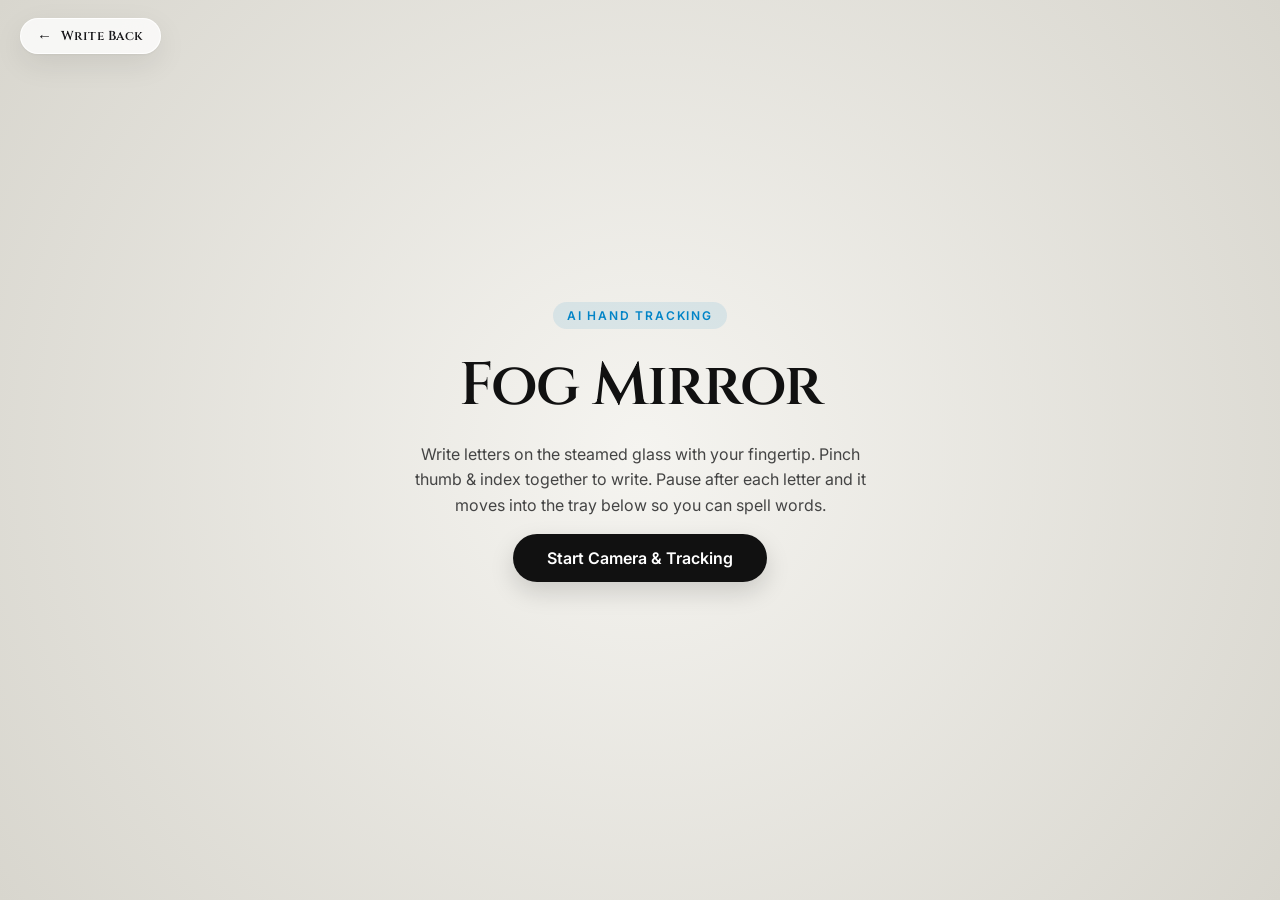
<file: fog-mirror.html>
<!DOCTYPE html>
<html lang="en">
<head>
<meta charset="utf-8">
<meta name="viewport" content="width=device-width, initial-scale=1, viewport-fit=cover">
<title>Fog Mirror — AI Hand Tracking</title>
<link rel="preconnect" href="https://fonts.googleapis.com">
<link rel="preconnect" href="https://fonts.gstatic.com" crossorigin>
<link href="https://fonts.googleapis.com/css2?family=Cinzel:wght@500;700&family=Inter:wght@300;400;500;600;700&display=swap" rel="stylesheet">
<style>
  :root {
    --bg-tint: #cfcdc8;
    --glass-bg: rgba(255, 255, 255, 0.65);
    --glass-border: rgba(255, 255, 255, 0.75);
    --text-primary: #18181b;
    --text-secondary: #52525b;
    --accent: #0284c7;
    --accent-glow: rgba(2, 132, 199, 0.35);
    --ink-color: #111113;
  }
  * { box-sizing: border-box; }
  html, body {
    margin: 0;
    width: 100vw;
    height: 100vh;
    height: 100dvh;
    background: var(--bg-tint);
    overflow: hidden;
    font-family: 'Inter', system-ui, -apple-system, sans-serif;
    color: var(--text-primary);
    user-select: none;
    -webkit-user-select: none;
  }

  video, canvas#ink, canvas#handSkel, #fog {
    position: fixed;
    left: 0;
    top: 0;
    width: 100vw;
    height: 100vh;
    height: 100dvh;
  }
  video {
    transform: scaleX(-1);
    object-fit: cover;
  }
  #fog {
    pointer-events: none;
    transition: backdrop-filter 0.15s ease-out, background 0.15s ease-out;
  }
  canvas#handSkel {
    pointer-events: none;
    z-index: 2;
  }
  canvas#ink {
    z-index: 3;
    pointer-events: none;
  }

  /* Stylus / Pen Cursor */
  #pen {
    position: fixed;
    width: 22px;
    height: 22px;
    margin: -11px 0 0 -11px;
    border-radius: 50%;
    pointer-events: none;
    opacity: 0;
    z-index: 10;
    transition: opacity 0.2s ease, transform 0.12s cubic-bezier(0.1, 0.9, 0.2, 1);
    display: flex;
    align-items: center;
    justify-content: center;
  }
  #pen .ring {
    position: absolute;
    inset: 0;
    border-radius: 50%;
    border: 2px solid rgba(0, 0, 0, 0.7);
    background: rgba(255, 255, 255, 0.4);
    box-shadow: 0 0 10px rgba(0,0,0,0.15);
    transition: transform 0.1s ease, border-color 0.15s ease, background 0.15s ease;
  }
  #pen .dot {
    width: 6px;
    height: 6px;
    border-radius: 50%;
    background: #000;
    transition: transform 0.15s ease, background 0.15s ease;
  }
  #pen.down .ring {
    transform: scale(0.85);
    border-color: #0284c7;
    background: rgba(2, 132, 199, 0.25);
    box-shadow: 0 0 14px rgba(2, 132, 199, 0.6);
  }
  #pen.down .dot {
    transform: scale(1.6);
    background: #0284c7;
  }
  #pen .timer-ring {
    position: absolute;
    inset: -6px;
    border-radius: 50%;
    border: 2px dashed rgba(2, 132, 199, 0.5);
    opacity: 0;
    transform: scale(0.9);
    transition: opacity 0.2s;
  }
  #pen.waiting .timer-ring {
    opacity: 1;
    animation: spin 3s linear infinite;
  }
  @keyframes spin { 100% { transform: rotate(360deg); } }

  /* Hint message at top */
  #hint {
    position: fixed;
    top: 18px;
    left: 50%;
    transform: translateX(-50%);
    background: rgba(255, 255, 255, 0.72);
    backdrop-filter: blur(16px);
    -webkit-backdrop-filter: blur(16px);
    border: 1px solid rgba(255, 255, 255, 0.85);
    box-shadow: 0 10px 30px rgba(0,0,0,0.08);
    color: var(--text-primary);
    font-size: 14px;
    font-weight: 500;
    padding: 7px 18px;
    border-radius: 30px;
    pointer-events: none;
    z-index: 10;
    display: flex;
    align-items: center;
    gap: 8px;
    transition: opacity 0.5s ease, transform 0.3s ease;
  }
  #hint .badge {
    display: inline-block;
    width: 8px;
    height: 8px;
    border-radius: 50%;
    background: #10b981;
    box-shadow: 0 0 8px #10b981;
  }

  /* Top-left Return to Write Back Button */
  .back-to-writeback-btn {
    position: fixed;
    top: 18px;
    left: 20px;
    z-index: 100;
    display: inline-flex;
    align-items: center;
    gap: 8px;
    padding: 8px 16px;
    background: rgba(255, 255, 255, 0.78);
    backdrop-filter: blur(16px);
    -webkit-backdrop-filter: blur(16px);
    border: 1px solid rgba(255, 255, 255, 0.9);
    border-radius: 30px;
    box-shadow: 0 10px 30px rgba(0, 0, 0, 0.08), 0 1px 3px rgba(0, 0, 0, 0.05);
    color: var(--text-primary);
    text-decoration: none;
    font-family: 'Cinzel', Georgia, serif;
    font-size: 13px;
    font-weight: 600;
    letter-spacing: 0.04em;
    cursor: pointer;
    transition: all 0.22s cubic-bezier(0.16, 1, 0.3, 1);
    user-select: none;
    -webkit-user-select: none;
  }
  .back-to-writeback-btn .back-arrow-icon {
    font-size: 15px;
    line-height: 1;
    transition: transform 0.2s ease;
  }
  .back-to-writeback-btn:hover {
    background: rgba(255, 255, 255, 0.96);
    color: var(--accent);
    border-color: rgba(2, 132, 199, 0.4);
    box-shadow: 0 12px 32px rgba(2, 132, 199, 0.18), 0 2px 6px rgba(0, 0, 0, 0.08);
    transform: translateY(-1px);
  }
  .back-to-writeback-btn:hover .back-arrow-icon {
    transform: translateX(-3px);
  }
  .back-to-writeback-btn:active {
    transform: translateY(0);
    box-shadow: 0 4px 12px rgba(0, 0, 0, 0.1);
  }

  body.fade-to-writeback {
    opacity: 0;
    pointer-events: none;
    transition: opacity 0.22s cubic-bezier(0.4, 0, 0.2, 1);
  }

  /* Real-time handwriting progress badge */
  #liveStatus {
    position: fixed;
    top: 58px;
    left: 50%;
    transform: translateX(-50%);
    background: rgba(24, 24, 27, 0.78);
    backdrop-filter: blur(14px);
    color: #fff;
    padding: 4px 14px;
    border-radius: 20px;
    font-size: 13px;
    font-weight: 500;
    display: flex;
    align-items: center;
    gap: 8px;
    opacity: 0;
    pointer-events: none;
    transition: opacity 0.25s ease;
    z-index: 10;
  }
  #liveStatus.visible { opacity: 1; }
  #liveStatus .bar-wrap {
    width: 60px;
    height: 4px;
    background: rgba(255, 255, 255, 0.25);
    border-radius: 2px;
    overflow: hidden;
  }
  #liveStatus .bar-fill {
    height: 100%;
    width: 0%;
    background: #38bdf8;
    transition: width 0.05s linear;
  }

  /* Vertical Controls Dock on Right Side */
  #dock {
    position: fixed;
    right: 20px;
    top: 50%;
    transform: translateY(-50%);
    display: flex;
    flex-direction: column;
    gap: 6px;
    width: 172px;
    max-height: calc(100vh - 36px);
    overflow-y: auto;
    overflow-x: hidden;
    scrollbar-width: none;
    background: rgba(255, 255, 255, 0.68);
    backdrop-filter: blur(24px);
    -webkit-backdrop-filter: blur(24px);
    padding: 12px 10px;
    border-radius: 20px;
    border: 1px solid rgba(255, 255, 255, 0.8);
    box-shadow: 0 16px 40px rgba(0, 0, 0, 0.12);
    transition: opacity 0.35s cubic-bezier(0.16, 1, 0.3, 1), transform 0.35s cubic-bezier(0.16, 1, 0.3, 1);
    z-index: 20;
  }
  #dock::-webkit-scrollbar { display: none; }
  #dock.hide {
    opacity: 0;
    transform: translateY(-50%) translateX(calc(100% + 30px));
    pointer-events: none;
  }
  .dock-section-title {
    font-size: 10px;
    font-weight: 700;
    text-transform: uppercase;
    letter-spacing: 0.08em;
    color: var(--text-secondary);
    padding: 2px 6px;
  }
  .dock-divider {
    height: 1px;
    background: rgba(0, 0, 0, 0.08);
    margin: 4px 2px;
  }
  #dock button {
    font-family: inherit;
    font-size: 13px;
    font-weight: 500;
    padding: 8px 12px;
    width: 100%;
    background: rgba(255, 255, 255, 0.85);
    color: var(--text-primary);
    border: 1px solid rgba(0, 0, 0, 0.06);
    border-radius: 12px;
    cursor: pointer;
    display: flex;
    align-items: center;
    gap: 8px;
    justify-content: flex-start;
    transition: all 0.15s ease;
  }
  #dock button:hover {
    background: #111;
    color: #fff;
    border-color: #111;
    transform: translateX(-2px);
  }
  #dock button.primary {
    background: #0284c7;
    color: #fff;
    border-color: #0284c7;
  }
  #dock button.primary:hover {
    background: #0369a1;
  }
  #dock button.on {
    background: #18181b;
    color: #fff;
    border-color: #18181b;
  }
  #dock label {
    font-size: 12px;
    font-weight: 500;
    display: flex;
    flex-direction: column;
    gap: 4px;
    padding: 4px 6px;
    color: var(--text-secondary);
  }
  .slider-header {
    display: flex;
    justify-content: space-between;
    align-items: center;
    font-size: 11px;
    font-weight: 600;
  }
  #dock input[type="range"] {
    width: 100%;
    accent-color: #0284c7;
    cursor: pointer;
  }

  /* Bottom Container: Handwritten Strokes Tray */
  #bottom {
    position: fixed;
    left: 24px;
    bottom: 18px;
    max-width: calc(100vw - 220px);
    width: min(940px, 90vw);
    display: flex;
    z-index: 12;
  }
  #tray {
    flex: 1 1 100%;
    min-width: 0;
    display: flex;
    align-items: flex-end;
    gap: 12px;
    padding: 14px 22px;
    overflow-x: auto;
    background: rgba(255, 255, 255, 0.62);
    backdrop-filter: blur(18px);
    -webkit-backdrop-filter: blur(18px);
    border-radius: 18px;
    border: 1px solid rgba(255, 255, 255, 0.75);
    box-shadow: 0 10px 32px rgba(0, 0, 0, 0.08);
    min-height: 112px;
  }
  #tray:empty::before {
    content: "Letters you write on the mirror are saved here";
    color: #666;
    font-size: 15px;
    margin: auto;
    font-style: italic;
  }
  #tray img {
    display: block;
    height: 100%;
    border-radius: 6px;
    transition: transform 0.15s ease;
  }
  #tray img:hover {
    transform: scale(1.05);
  }
  #tray .sp {
    flex: 0 0 auto;
    width: 26px;
    height: 60px;
    border-left: 2px dashed rgba(0,0,0,0.18);
    margin: 0 4px;
  }

  /* Start overlay screen */
  #start {
    position: fixed;
    inset: 0;
    display: flex;
    flex-direction: column;
    gap: 16px;
    align-items: center;
    justify-content: center;
    background: radial-gradient(circle at center, #f5f4f0 0%, #d8d6ce 100%);
    color: #111;
    text-align: center;
    padding: 30px;
    z-index: 50;
  }
  #start .badge-intro {
    font-size: 12px;
    font-weight: 600;
    text-transform: uppercase;
    letter-spacing: 0.15em;
    padding: 6px 14px;
    background: rgba(2, 132, 199, 0.1);
    color: #0284c7;
    border-radius: 20px;
  }
  #start h1 {
    font-size: clamp(36px, 6vw, 60px);
    margin: 0;
    font-weight: 600;
    letter-spacing: -0.03em;
    font-family: 'Cinzel', Georgia, serif;
  }
  #start p {
    margin: 0;
    max-width: 48ch;
    line-height: 1.6;
    font-size: 16px;
    color: #444;
  }
  #go {
    font-family: inherit;
    font-size: 16px;
    font-weight: 600;
    padding: 14px 34px;
    background: #111;
    color: #fff;
    border: 0;
    border-radius: 30px;
    cursor: pointer;
    box-shadow: 0 10px 25px rgba(0,0,0,0.15);
    transition: transform 0.15s ease, background 0.15s ease;
  }
  #go:hover {
    background: #0284c7;
    transform: translateY(-2px);
  }
  #err {
    color: #dc2626;
    font-size: 14px;
    max-width: 50ch;
  }

  /* Mode Badge */
  #modePill {
    position: fixed;
    top: 18px;
    left: 20px;
    background: rgba(255, 255, 255, 0.7);
    backdrop-filter: blur(14px);
    border: 1px solid rgba(255, 255, 255, 0.8);
    padding: 6px 12px;
    border-radius: 20px;
    font-size: 12px;
    font-weight: 600;
    color: #27272a;
    z-index: 10;
    display: flex;
    align-items: center;
    gap: 6px;
  }
  #modePill .dot-mode {
    width: 8px;
    height: 8px;
    border-radius: 50%;
    background: #9ca3af;
    transition: background 0.2s;
  }
  #modePill.writing .dot-mode {
    background: #0284c7;
    box-shadow: 0 0 8px #0284c7;
  }
</style>
</head>
<body>

<!-- Top-Left Back Navigation to Write Back Section -->
<a href="living-script.htm?view=writeback#writeback" class="back-to-writeback-btn" id="backToWriteBackBtn" aria-label="Return to Write Back section" title="Return to Write Back">
  <span class="back-arrow-icon" aria-hidden="true">&#8592;</span>
  <span>Write Back</span>
</a>

<video id="cam" playsinline muted></video>
<div id="fog"></div>
<canvas id="handSkel"></canvas>
<canvas id="ink"></canvas>

<!-- Visual Cursor -->
<div id="pen">
  <div class="timer-ring"></div>
  <div class="ring"></div>
  <div class="dot"></div>
</div>

<div id="modePill">
  <span class="dot-mode"></span>
  <span id="modeText">Tracking Ready</span>
</div>

<div id="hint">
  <span class="badge"></span>
  <span>Pinch thumb & index finger together to write. Pause and it moves to the tray below.</span>
</div>

<div id="liveStatus">
  <span>Letter saving in</span>
  <div class="bar-wrap"><div class="bar-fill" id="pauseBar"></div></div>
  <span id="finishNowBtn" style="text-decoration:underline;cursor:pointer;">Save now</span>
</div>

<!-- Controls Dock (Vertical on Right Side) -->
<div id="dock">
  <div class="dock-section-title">Actions</div>
  <button id="undo" title="Remove the last stroke">⤺ Undo stroke</button>
  <button id="space" title="Add a space">␣ Space</button>
  <button id="back" title="Delete the last letter">⌫ Delete letter</button>
  <button id="clearWord" title="Clear all letters">✕ Clear word</button>
  <button id="saveWord" class="primary" title="Export handwritten word as image">💾 Save word</button>
  <button id="toggleSkel" class="on" title="Toggle hand tracking skeleton">🖐 Skeleton</button>
  <button id="mic" title="Blow into microphone to fog the mirror">🌬 Fog mic</button>
  <button id="full" title="Full screen">⛶ Full</button>

  <div class="dock-divider"></div>
  <div class="dock-section-title">Adjustments</div>

  <label title="Fog density">
    <div class="slider-header"><span>Fog</span><span id="fogvVal">55%</span></div>
    <input id="fogv" type="range" min="0.1" max="0.95" step="0.01" value="0.55">
  </label>
  <label title="Pinch sensitivity">
    <div class="slider-header"><span>Pinch</span><span id="sensVal">0.32</span></div>
    <input id="sens" type="range" min="0.18" max="0.48" step="0.01" value="0.32">
  </label>
  <label title="Pause time before committing letter">
    <div class="slider-header"><span>Pause</span><span id="pauseVal">1.1s</span></div>
    <input id="pause" type="range" min="0.6" max="2.5" step="0.1" value="1.1">
  </label>
  <label title="Screen reach multiplier">
    <div class="slider-header"><span>Reach</span><span id="reachVal">0.09</span></div>
    <input id="reach" type="range" min="0.02" max="0.22" step="0.01" value="0.09">
  </label>
</div>

<!-- Bottom Handwritten Strokes Tray -->
<div id="bottom"><div id="tray"></div></div>

<!-- Initial Start Screen -->
<div id="start">
  <div class="badge-intro">AI Hand Tracking</div>
  <h1>Fog Mirror</h1>
  <p>Write letters on the steamed glass with your fingertip. Pinch thumb & index together to write. Pause after each letter and it moves into the tray below so you can spell words.</p>
  <button id="go">Start Camera & Tracking</button>
  <p id="err"></p>
</div>

<script type="module">
// --- DOM Elements ---
const $ = id => document.getElementById(id);
const video = $("cam");
const inkCanvas = $("ink"), inkCtx = inkCanvas.getContext("2d");
const skelCanvas = $("handSkel"), skelCtx = skelCanvas.getContext("2d");
const pen = $("pen"), hint = $("hint"), dock = $("dock"), fogEl = $("fog");
const tray = $("tray");
const liveStatus = $("liveStatus"), pauseBar = $("pauseBar"), modePill = $("modePill"), modeText = $("modeText");
const sens = $("sens"), fogv = $("fogv"), pauseS = $("pause"), reachS = $("reach");

const tmp = document.createElement("canvas"), tctx = tmp.getContext("2d");

// Application State
let strokes = [];         // Active letter's strokes in viewport normalized coords [ {x, y, w}, ... ]
let currentStroke = null; // In-progress stroke
let fading = [];          // Old committed strokes fading out smoothly on mirror
let word = [];            // Array of saved letters: [ { c: HTMLCanvasElement }, ... ]
let lastStrokeEndTime = 0;
let isLetterPending = false;
let showSkeleton = true;

// Responsive Dpr Canvas Resizing
let dpr = 1;
function resize() {
  dpr = window.devicePixelRatio || 1;
  inkCanvas.width = skelCanvas.width = Math.round(innerWidth * dpr);
  inkCanvas.height = skelCanvas.height = Math.round(innerHeight * dpr);
}
addEventListener("resize", resize);
resize();
const inkScale = () => dpr * (innerWidth / 1280);

/* ==========================================================
   1. HIGH-PRECISION STABILIZATION FILTER (Adaptive OneEuro)
   ========================================================== */
class OneEuroFilter {
  constructor(minCutoff = 1.0, beta = 2.0, dCutoff = 1.0) {
    this.minCutoff = minCutoff;
    this.beta = beta;
    this.dCutoff = dCutoff;
    this.x = null;
    this.dx = 0;
    this.lastTime = 0;
  }
  alpha(cutoff, dt) {
    const tau = 1.0 / (2 * Math.PI * cutoff);
    return 1.0 / (1.0 + tau / dt);
  }
  filter(v, timestamp) {
    if (this.x === null) {
      this.x = v;
      this.lastTime = timestamp;
      return v;
    }
    const dt = Math.max((timestamp - this.lastTime) / 1000, 1e-3);
    this.lastTime = timestamp;
    const dValue = (v - this.x) / dt;
    const aD = this.alpha(this.dCutoff, dt);
    this.dx += aD * (dValue - this.dx);
    const cutoff = this.minCutoff + this.beta * Math.abs(this.dx);
    const a = this.alpha(cutoff, dt);
    this.x += a * (v - this.x);
    return this.x;
  }
  reset() {
    this.x = null;
    this.dx = 0;
  }
}
const filterX = new OneEuroFilter(0.8, 1.8, 1.0);
const filterY = new OneEuroFilter(0.8, 1.8, 1.0);

/* ==========================================================
   2. FROSTED GLASS & CONDENSATION SHADER
   ========================================================== */
let currentFog = 0.55, breathVal = 0;
function applyFog(f) {
  const blurPx = (4 + f * 26).toFixed(1);
  const bright = (1 + f * 0.22).toFixed(2);
  const sat = (1 - f * 0.5).toFixed(2);
  const haze = (0.05 + f * 0.35).toFixed(3);
  fogEl.style.backdropFilter = fogEl.style.webkitBackdropFilter = `blur(${blurPx}px) brightness(${bright}) saturate(${sat})`;
  fogEl.style.background = `rgba(238,238,234,${haze})`;
}

/* ==========================================================
   3. INK STROKE DRAWING & CALLIGRAPHIC SMOOTHING
   ========================================================== */
function paintStroke(targetCtx, pts, projectFn, scale) {
  if (!pts || !pts.length) return;
  const baseWidth = 24 * scale;
  targetCtx.lineCap = "round";
  targetCtx.lineJoin = "round";
  targetCtx.strokeStyle = targetCtx.fillStyle = "#111115";

  const P = pts.map(projectFn);
  if (P.length === 1) {
    targetCtx.beginPath();
    targetCtx.arc(P[0].x, P[0].y, baseWidth / 2, 0, Math.PI * 2);
    targetCtx.fill();
    return;
  }

  // Smooth Catmull-Rom / Bézier spline curves
  for (let i = 1; i < P.length; i++) {
    const a = P[i - 1], b = P[i];
    const prev = i > 1 ? P[i - 2] : a;
    const mid0 = { x: (prev.x + a.x) / 2, y: (prev.y + a.y) / 2 };
    const mid1 = { x: (a.x + b.x) / 2, y: (a.y + b.y) / 2 };

    targetCtx.lineWidth = baseWidth * (pts[i].w || 1);
    targetCtx.beginPath();
    targetCtx.moveTo(mid0.x, mid0.y);
    targetCtx.quadraticCurveTo(a.x, a.y, mid1.x, mid1.y);
    targetCtx.stroke();
  }
}

function renderAllInk(targetCtx, items, scale) {
  const W = targetCtx.canvas.width, H = targetCtx.canvas.height;
  if (tmp.width !== W || tmp.height !== H) {
    tmp.width = W;
    tmp.height = H;
  }
  const proj = p => ({ x: p.x * W, y: p.y * H });

  for (const it of items) {
    if (it.alpha <= 0) continue;
    tctx.clearRect(0, 0, W, H);
    paintStroke(tctx, it.pts, proj, scale);

    // Realistic steam / glass bleed effect
    targetCtx.filter = `blur(${8 * scale}px)`;
    targetCtx.globalAlpha = it.alpha * 0.25;
    targetCtx.drawImage(tmp, 0, 0);

    // Core crisp stroke
    targetCtx.filter = `blur(${1.1 * scale}px)`;
    targetCtx.globalAlpha = it.alpha * 0.92;
    targetCtx.drawImage(tmp, 0, 0);
  }
  targetCtx.filter = "none";
  targetCtx.globalAlpha = 1;
}

function redrawCanvas(now) {
  inkCtx.clearRect(0, 0, inkCanvas.width, inkCanvas.height);
  fading = fading.filter(f => now - f.t < 800);

  const items = [
    ...fading.map(f => ({ pts: f.pts, alpha: 1 - (now - f.t) / 800 })),
    ...strokes.map(s => ({ pts: s, alpha: 1 })),
    ...(currentStroke ? [{ pts: currentStroke, alpha: 1 }] : [])
  ];
  renderAllInk(inkCtx, items, inkScale());
}

/* ==========================================================
   4. HAND SKELETON VISUALIZATION
   ========================================================== */
const HAND_CONNECTIONS = [
  [0,1],[1,2],[2,3],[3,4],       // Thumb
  [0,5],[5,6],[6,7],[7,8],       // Index
  [5,9],[9,10],[10,11],[11,12],  // Middle
  [9,13],[13,14],[14,15],[15,16],// Ring
  [13,17],[17,18],[18,19],[19,20],[0,17] // Pinky & Palm
];

function drawHandSkeleton(landmarks, isPinched) {
  skelCtx.clearRect(0, 0, skelCanvas.width, skelCanvas.height);
  if (!showSkeleton || !landmarks || !landmarks.length) return;

  const W = skelCanvas.width, H = skelCanvas.height;
  const project = pt => ({ x: (1 - pt.x) * W, y: pt.y * H });

  // Draw connections
  skelCtx.lineWidth = 2.5;
  skelCtx.strokeStyle = isPinched ? "rgba(2, 132, 199, 0.65)" : "rgba(255, 255, 255, 0.4)";
  skelCtx.beginPath();
  for (const [i, j] of HAND_CONNECTIONS) {
    const a = project(landmarks[i]), b = project(landmarks[j]);
    skelCtx.moveTo(a.x, a.y);
    skelCtx.lineTo(b.x, b.y);
  }
  skelCtx.stroke();

  // Draw joints
  for (let i = 0; i < landmarks.length; i++) {
    const p = project(landmarks[i]);
    skelCtx.beginPath();
    const isTip = (i === 4 || i === 8 || i === 12 || i === 16 || i === 20);
    const radius = isTip ? 5 : 3;
    skelCtx.arc(p.x, p.y, radius, 0, Math.PI * 2);
    if (i === 8 || i === 4) {
      skelCtx.fillStyle = isPinched ? "#0284c7" : "#38bdf8";
    } else {
      skelCtx.fillStyle = "rgba(255, 255, 255, 0.85)";
    }
    skelCtx.fill();
  }
}

/* ==========================================================
   5. CAPTURE LETTER & TRAY MANAGEMENT
   ========================================================== */
function captureLetter(list) {
  const cw = inkCanvas.width, ch = inkCanvas.height, sc = inkScale(), pad = 24 * sc;
  let x0 = 1e9, y0 = 1e9, x1 = -1e9, y1 = -1e9;
  list.forEach(s => s.forEach(p => {
    x0 = Math.min(x0, p.x * cw);
    x1 = Math.max(x1, p.x * cw);
    y0 = Math.min(y0, p.y * ch);
    y1 = Math.max(y1, p.y * ch);
  }));

  const c = document.createElement("canvas");
  c.width = Math.max(30, Math.ceil(x1 - x0 + pad * 2));
  c.height = Math.max(30, Math.ceil(y1 - y0 + pad * 2));
  const g = c.getContext("2d");
  list.forEach(s => paintStroke(g, s, p => ({ x: p.x * cw - x0 + pad, y: p.y * ch - y0 + pad }), sc));
  return c;
}

function updateTray() {
  tray.innerHTML = "";
  const maxH = Math.max(1, ...word.filter(w => w.c).map(w => w.c.height));
  const k = Math.min(1, 84 / maxH);
  word.forEach(w => {
    if (!w.c) {
      const d = document.createElement("div");
      d.className = "sp";
      tray.appendChild(d);
      return;
    }
    const img = new Image();
    img.src = w.c.toDataURL("image/png");
    img.alt = "letter";
    img.style.height = Math.round(w.c.height * k) + "px";
    tray.appendChild(img);
  });
  tray.scrollLeft = tray.scrollWidth;
}

function commitLetter(now) {
  if (!strokes.length) return;
  word.push({ c: captureLetter(strokes) });
  updateTray();

  // Fade strokes gracefully on mirror
  strokes.forEach(s => fading.push({ pts: s, t: now }));
  strokes = [];
  isLetterPending = false;
  liveStatus.classList.remove("visible");
  pen.classList.remove("waiting");
}

/* ==========================================================
   6. HAND PINCH DETECTION & MOTION LOGIC
   ========================================================== */
const dist = (a, b) => Math.hypot(a.x - b.x, a.y - b.y);

let isPenDown = false;
let pinchFrames = 0, releaseFrames = 0, lostFrames = 0;
let prevPoint = null, strokeWidth = 1;

function endCurrentStroke(now) {
  if (currentStroke && currentStroke.length >= 2) {
    strokes.push(currentStroke);
    lastStrokeEndTime = now;
    isLetterPending = true;
  }
  currentStroke = null;
  isPenDown = false;
  pinchFrames = 0;
  releaseFrames = 0;
  prevPoint = null;
  pen.classList.remove("down");
  modePill.classList.remove("writing");
  modeText.textContent = "Tracking Ready";
}

/* Optional Microphone Breath Detection */
let analyser = null, audioBuf = null;
function getBreathLevel() {
  if (!analyser) return 0;
  analyser.getByteTimeDomainData(audioBuf);
  let s = 0;
  for (let i = 0; i < audioBuf.length; i++) {
    const v = (audioBuf[i] - 128) / 128;
    s += v * v;
  }
  return Math.sqrt(s / audioBuf.length);
}

/* ==========================================================
   7. MAIN ANIMATION & VISION LOOP
   ========================================================== */
let landmarker = null;
let lastVideoTime = -1, lastLoopTime = performance.now();

function loop() {
  const now = performance.now();
  const dt = Math.min((now - lastLoopTime) / 1000, 0.1);
  lastLoopTime = now;

  if (video.readyState >= 2 && video.currentTime !== lastVideoTime && landmarker) {
    lastVideoTime = video.currentTime;
    const result = landmarker.detectForVideo(video, now);

    if (result.landmarks && result.landmarks.length) {
      lostFrames = 0;
      const lm = result.landmarks[0];

      // Hand scale invariant normalization: palm distance (wrist 0 to index mcp 5)
      const palmScale = dist(lm[0], lm[5]) || 0.12;
      const pinchDist = dist(lm[4], lm[8]);
      const pinchRatio = pinchDist / palmScale;

      const closeThreshold = parseFloat(sens.value);
      const openThreshold = closeThreshold + 0.12;

      // Reach calibration: stretches central hand zone across full viewport
      const M = parseFloat(reachS.value), span = 1 - 2 * M;

      // Use Index Fingertip (lm[8]) as the writing point (smooth contact blend)
      // Mirror x coordinates so writing feels natural like a real mirror
      const rawX = 1 - (lm[8].x * 0.85 + lm[4].x * 0.15);
      const rawY = lm[8].y * 0.85 + lm[4].y * 0.15;

      const normU = Math.min(1, Math.max(0, (rawX - M) / span));
      const normV = Math.min(1, Math.max(0, (rawY - M) / span));

      // Adaptive OneEuro smoothing
      const smoothedX = filterX.filter(normU, now);
      const smoothedY = filterY.filter(normV, now);

      // Update visual pen cursor
      pen.style.opacity = 1;
      pen.style.left = (smoothedX * innerWidth) + "px";
      pen.style.top = (smoothedY * innerHeight) + "px";

      // Pinch state machine with hysteresis
      if (!isPenDown) {
        if (pinchRatio < closeThreshold) {
          pinchFrames++;
          if (pinchFrames >= 2) {
            isPenDown = true;
            releaseFrames = 0;
            currentStroke = [];
            strokeWidth = 1;
            prevPoint = null;
            pen.classList.add("down");
            modePill.classList.add("writing");
            modeText.textContent = "Writing...";
            liveStatus.classList.remove("visible");
            pen.classList.remove("waiting");
          }
        } else {
          pinchFrames = 0;
        }
      } else {
        if (pinchRatio > openThreshold) {
          releaseFrames++;
          if (releaseFrames >= 2) {
            endCurrentStroke(now);
          }
        } else {
          releaseFrames = 0;
        }
      }

      // Record ink points while pen is down
      if (isPenDown && currentStroke) {
        const speed = prevPoint ? Math.hypot(smoothedX - prevPoint.x, smoothedY - prevPoint.y) : 0;
        // Dynamic pen pressure / stroke modulation
        strokeWidth += (Math.max(0.65, 1.15 - speed * 12) - strokeWidth) * 0.25;

        // Avoid clustering duplicate identical points
        if (!prevPoint || Math.hypot(smoothedX - prevPoint.x, smoothedY - prevPoint.y) > 0.002) {
          currentStroke.push({ x: smoothedX, y: smoothedY, w: strokeWidth });
          prevPoint = { x: smoothedX, y: smoothedY };
        }
        hint.style.opacity = 0;
      }

      drawHandSkeleton(lm, isPenDown);
    } else {
      lostFrames++;
      if (lostFrames > 5) {
        endCurrentStroke(now);
        filterX.reset();
        filterY.reset();
        pen.style.opacity = 0;
        skelCtx.clearRect(0, 0, skelCanvas.width, skelCanvas.height);
      }
    }
  }

  // --- Auto-commit Letter after configured pause threshold ---
  const pauseThresholdMs = parseFloat(pauseS.value) * 1000;
  if (!isPenDown && !currentStroke && strokes.length) {
    const elapsed = now - lastStrokeEndTime;
    const progress = Math.min(1, elapsed / pauseThresholdMs);

    if (progress > 0.2) {
      liveStatus.classList.add("visible");
      pauseBar.style.width = (progress * 100).toFixed(0) + "%";
      pen.classList.add("waiting");
    }

    if (elapsed > pauseThresholdMs) {
      commitLetter(now);
    }
  } else {
    pauseBar.style.width = "0%";
  }

  // Steam & Breath Fog
  const baseFog = parseFloat(fogv.value);
  const breathLevel = getBreathLevel();
  if (breathLevel > 0.05) {
    breathVal = Math.min(1, breathVal + dt * 2.2 * Math.min((breathLevel - 0.05) * 10, 1));
  } else {
    breathVal = Math.max(0, breathVal - dt * 0.1);
  }
  currentFog = baseFog + (1 - baseFog) * breathVal;
  applyFog(currentFog);

  redrawCanvas(now);
  requestAnimationFrame(loop);
}

/* ==========================================================
   8. STARTUP & CAMERA INITIALIZATION
   ========================================================== */
updateTray();

$("go").onclick = async () => {
  const btn = $("go");
  btn.disabled = true;
  btn.textContent = "Accessing camera…";

  try {
    if (!navigator.mediaDevices || !navigator.mediaDevices.getUserMedia) {
      throw new Error("Camera not accessible. Please run from a local server (e.g., http://localhost) or secure origin.");
    }

    video.srcObject = await navigator.mediaDevices.getUserMedia({
      video: { width: 1280, height: 720, facingMode: "user" },
      audio: false
    });
    await video.play();

    btn.textContent = "Loading MediaPipe hand vision…";

    const { HandLandmarker, FilesetResolver } = await import("https://cdn.jsdelivr.net/npm/@mediapipe/tasks-vision@0.10.14");
    const vision = await FilesetResolver.forVisionTasks("https://cdn.jsdelivr.net/npm/@mediapipe/tasks-vision@0.10.14/wasm");

    landmarker = await HandLandmarker.createFromOptions(vision, {
      baseOptions: {
        modelAssetPath: "https://storage.googleapis.com/mediapipe-models/hand_landmarker/hand_landmarker/float16/1/hand_landmarker.task",
        delegate: "GPU"
      },
      runningMode: "VIDEO",
      numHands: 1,
      minHandDetectionConfidence: 0.65,
      minHandPresenceConfidence: 0.65,
      minTrackingConfidence: 0.65
    });

    $("start").remove();
    loop();
  } catch (err) {
    btn.disabled = false;
    btn.textContent = "Try Again";
    $("err").textContent = "Camera / Vision Error: " + (err.message || err.name);
  }
};

/* ==========================================================
   9. INTERACTIVE USER CONTROLS & ACTIONS
   ========================================================== */
const addSpace = () => {
  if (word.length && word[word.length - 1].c) {
    word.push({});
    updateTray();
  }
};

const deleteLastLetter = () => {
  if (strokes.length) {
    strokes = [];
    liveStatus.classList.remove("visible");
    pen.classList.remove("waiting");
    return;
  }
  word.pop();
  updateTray();
};

const clearAll = () => {
  strokes = [];
  word = [];
  currentStroke = null;
  liveStatus.classList.remove("visible");
  pen.classList.remove("waiting");
  updateTray();
};

$("undo").onclick = () => {
  if (strokes.length) {
    strokes.pop();
  } else {
    deleteLastLetter();
  }
};
$("space").onclick = addSpace;
$("back").onclick = deleteLastLetter;
$("clearWord").onclick = clearAll;
$("finishNowBtn").onclick = () => commitLetter(performance.now());

// Export / Save Word Canvas as Image
$("saveWord").onclick = () => {
  if (!word.some(w => w.c)) {
    alert("Write some letters first before saving!");
    return;
  }
  const maxH = Math.max(...word.filter(w => w.c).map(w => w.c.height)), gap = 14, spW = 120, pad = 40;
  const W = word.reduce((a, w) => a + (w.c ? w.c.width : spW) + gap, 0) + pad * 2 - gap;
  const out = document.createElement("canvas");
  out.width = W;
  out.height = maxH + pad * 2;
  const o = out.getContext("2d");
  o.fillStyle = "#fff";
  o.fillRect(0, 0, out.width, out.height);
  let x = pad;
  word.forEach(w => {
    if (w.c) {
      o.drawImage(w.c, x, pad + maxH - w.c.height);
      x += w.c.width + gap;
    } else {
      x += spW + gap;
    }
  });
  const a = document.createElement("a");
  a.download = "handwritten-word.png";
  a.href = out.toDataURL("image/png");
  a.click();
};

// Toggle Hand Skeleton
$("toggleSkel").onclick = () => {
  showSkeleton = !showSkeleton;
  $("toggleSkel").classList.toggle("on", showSkeleton);
  if (!showSkeleton) skelCtx.clearRect(0, 0, skelCanvas.width, skelCanvas.height);
};

// Fullscreen
$("full").onclick = () => {
  if (!document.fullscreenElement) {
    document.documentElement.requestFullscreen().catch(() => {});
  } else {
    document.exitFullscreen().catch(() => {});
  }
};

// Microphone blow to fog mirror
$("mic").onclick = async () => {
  if (analyser) return;
  try {
    const ms = await navigator.mediaDevices.getUserMedia({
      audio: { echoCancellation: false, noiseSuppression: false, autoGainControl: false }
    });
    const ac = new (window.AudioContext || window.webkitAudioContext)();
    const src = ac.createMediaStreamSource(ms);
    analyser = ac.createAnalyser();
    analyser.fftSize = 512;
    audioBuf = new Uint8Array(analyser.fftSize);
    src.connect(analyser);
    $("mic").classList.add("on");
    $("mic").textContent = "🌬 Mic Active";
  } catch (e) {
    alert("Microphone not available: " + (e.message || e.name));
  }
};

// Keyboard Shortcuts
addEventListener("keydown", e => {
  if (e.target.tagName === "INPUT") return;
  if (e.key === "Backspace") {
    e.preventDefault();
    deleteLastLetter();
  } else if (e.key === " ") {
    e.preventDefault();
    addSpace();
  } else if (e.key === "Enter") {
    commitLetter(performance.now());
  }
});

// Real-time slider value labels
fogv.oninput = () => $("fogvVal").textContent = Math.round(fogv.value * 100) + "%";
sens.oninput = () => $("sensVal").textContent = parseFloat(sens.value).toFixed(2);
pauseS.oninput = () => $("pauseVal").textContent = parseFloat(pauseS.value).toFixed(1) + "s";
reachS.oninput = () => $("reachVal").textContent = parseFloat(reachS.value).toFixed(2);

// Dock idle auto-hide (slides to right)
let dockTimer;
const wakeDock = () => {
  dock.classList.remove("hide");
  clearTimeout(dockTimer);
  dockTimer = setTimeout(() => dock.classList.add("hide"), 5000);
};
addEventListener("pointermove", wakeDock);
dock.addEventListener("mouseenter", () => clearTimeout(dockTimer));
dock.addEventListener("mouseleave", wakeDock);
wakeDock();

// Clean camera stream shutdown and smooth transition back to Write Back
const backBtn = $("backToWriteBackBtn");
if (backBtn) {
  backBtn.addEventListener("click", (e) => {
    e.preventDefault();
    try {
      if (video && video.srcObject) {
        video.srcObject.getTracks().forEach(t => t.stop());
      }
    } catch (e) {}
    document.body.classList.add("fade-to-writeback");
    setTimeout(() => {
      window.location.href = "living-script.htm?view=writeback#writeback";
    }, 200);
  });
}
</script>
</body>
</html>
</file>
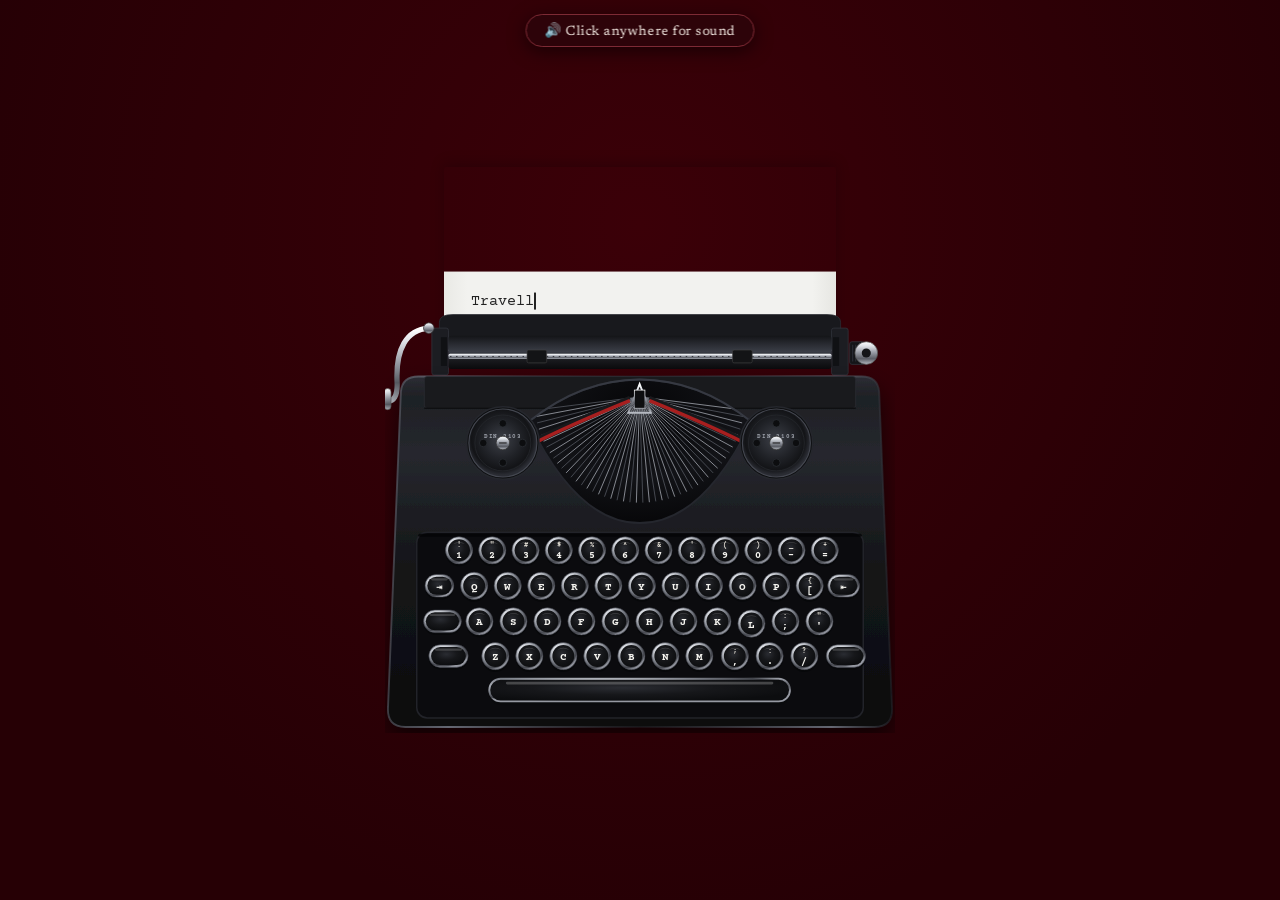
<file: typewriter.html>
<!DOCTYPE html>
<html lang="en">
<head>
<meta charset="utf-8">
<meta name="viewport" content="width=device-width, initial-scale=1, viewport-fit=cover">
<title>Vintage Typewriter</title>
<link href="https://fonts.googleapis.com/css2?family=Newsreader:opsz,wght@6..72,400;6..72,500&family=Courier+Prime&display=swap" rel="stylesheet">
<style>
:root{--bg:#3b0008;--bg2:#260005;--ink:#f3e9e2;--line:#7d2a35;--paper:#f2f2ef;--type:#222;
box-sizing:border-box;padding-top:env(safe-area-inset-top,0px);padding-bottom:env(safe-area-inset-bottom,0px)}
*{box-sizing:border-box}
html,body{margin:0;padding:0;width:100vw;height:100vh;height:100dvh;overflow:hidden;background:var(--bg2)}
body{background:radial-gradient(ellipse at 50% 25%,var(--bg),var(--bg2) 75%);color:var(--ink);font-family:'Newsreader',Georgia,serif;min-height:100vh;min-height:100dvh;display:flex;flex-direction:column;align-items:center;justify-content:center;padding:0;overflow:hidden}

.stage{position:relative;width:min(90vw,510px,80vh);max-height:94vh;max-height:94dvh;margin:auto;display:flex;flex-direction:column;align-items:center}
.pw{width:77%;margin:0 auto -8% auto;aspect-ratio:470/220;overflow:hidden;position:relative;border-radius:2px 2px 0 0;box-shadow:0 -3px 14px rgba(0,0,0,0.22)}
#paper{position:absolute;left:0;right:0;top:0;min-height:100%;transform:translateY(100%);transition:transform .45s ease-out;background:linear-gradient(90deg,#e9e9e5,var(--paper) 6%,var(--paper) 94%,#e6e6e2);color:var(--type);font-family:'Courier Prime','Courier New',monospace;font-size:var(--fs,15px);line-height:1.65;padding:18px 7% 120px;white-space:pre-wrap;word-break:break-all;outline:none;cursor:text;caret-color:transparent}
#paper.ph:empty:after{content:"Start typing…";color:#a5a39d}
.caret{display:inline-block;width:2px;height:1.1em;background:var(--type);vertical-align:text-bottom;animation:b 1s steps(1) infinite}
@keyframes b{50%{opacity:0}}
svg{display:block;width:100%;height:auto;position:relative;user-select:none;-webkit-user-select:none}
.key{cursor:pointer;-webkit-tap-highlight-color:transparent}
.key .cap{transition:transform .05s ease}
.key.dn .cap{transform:translateY(3px)}
#lever{cursor:pointer;transform-origin:58px 24px;transition:transform .18s cubic-bezier(0.2,0.8,0.3,1)}
#lever.pulled{transform:rotate(-18deg) translateY(-2px)}
@media (prefers-reduced-motion:reduce){.caret{animation:none}.key .cap{transition:none}#lever{transition:none}}

/* Sound unlock prompt */
.sound-prompt {
  position: fixed;
  top: 14px;
  left: 50%;
  transform: translateX(-50%);
  background: rgba(45, 4, 10, 0.9);
  border: 1px solid var(--line);
  color: var(--ink);
  font-family: 'Newsreader', Georgia, serif;
  font-size: 13.5px;
  letter-spacing: 0.04em;
  padding: 7px 18px;
  border-radius: 20px;
  box-shadow: 0 4px 18px rgba(0, 0, 0, 0.55);
  backdrop-filter: blur(6px);
  -webkit-backdrop-filter: blur(6px);
  z-index: 50;
  cursor: pointer;
  transition: opacity 0.35s ease, transform 0.35s ease;
  user-select: none;
  -webkit-user-select: none;
  display: flex;
  align-items: center;
  gap: 8px;
}
.sound-prompt:hover {
  background: rgba(70, 8, 18, 0.98);
  transform: translateX(-50%) translateY(-1px);
}
.sound-prompt.hidden {
  opacity: 0;
  pointer-events: none;
  transform: translateX(-50%) translateY(-8px);
}

/* Centered Full-Page Sheet Overlay */
.torn-overlay {
  position: fixed;
  inset: 0;
  z-index: 1000;
  background: rgba(16, 0, 4, 0.74);
  backdrop-filter: blur(6px);
  -webkit-backdrop-filter: blur(6px);
  display: flex;
  align-items: center;
  justify-content: center;
  padding: 16px;
  opacity: 0;
  pointer-events: none;
  transition: opacity 0.55s cubic-bezier(0.2, 0.8, 0.3, 1);
}
.torn-overlay.active {
  opacity: 1;
  pointer-events: auto;
}

.torn-sheet {
  position: relative;
  width: min(92vw, 530px);
  max-height: 90vh;
  max-height: 90dvh;
  overflow-y: auto;
  background: linear-gradient(135deg, #f7f6f2 0%, #ebe7dc 100%);
  color: var(--type);
  font-family: 'Courier Prime', 'Courier New', monospace;
  font-size: clamp(13.5px, 2.2vw, 15px);
  line-height: 1.75;
  padding: clamp(24px, 4vw, 36px) clamp(24px, 5vw, 42px);
  border-radius: 2px 2px 4px 4px;
  box-shadow: 0 25px 60px rgba(0, 0, 0, 0.65), 0 4px 18px rgba(0, 0, 0, 0.4);
  transform: translateY(28px) scale(0.95);
  transition: transform 0.6s cubic-bezier(0.18, 0.89, 0.32, 1.15);
  box-sizing: border-box;
}
.torn-overlay.active .torn-sheet {
  transform: translateY(0) scale(1);
}

/* Torn/ripped top edge decoration */
.torn-jagged-edge {
  position: absolute;
  top: -6px;
  left: 0;
  right: 0;
  height: 8px;
  background-image: radial-gradient(circle at 7px 8px, transparent 6px, #f5f4ee 6.5px);
  background-size: 14px 8px;
  background-repeat: repeat-x;
  filter: drop-shadow(0 -1px 1px rgba(0, 0, 0, 0.08));
}

.torn-prose {
  white-space: pre-wrap;
  word-break: break-word;
  color: var(--type);
  letter-spacing: -0.01em;
}

.torn-cta-wrapper {
  margin-top: 28px;
  text-align: left;
}

/* CTA styling: authentic paper typography, subtle underline, NO rectangular button */
.typewriter-cta {
  background: transparent;
  border: none;
  padding: 0;
  margin: 0;
  cursor: pointer;
  display: inline-block;
  color: var(--type);
  font-family: 'Courier Prime', 'Courier New', monospace;
  font-size: clamp(14px, 2.3vw, 16px);
  font-weight: 700;
  letter-spacing: 0.02em;
  text-decoration: underline;
  text-decoration-thickness: 1.5px;
  text-underline-offset: 5px;
  text-decoration-color: rgba(34, 34, 34, 0.5);
  transition: opacity 0.2s ease, text-decoration-color 0.2s ease, transform 0.15s ease;
  user-select: none;
  -webkit-user-select: none;
  outline: none;
}
.typewriter-cta:hover {
  opacity: 0.68;
  text-decoration-color: var(--type);
  transform: translateY(-1.5px);
}
.typewriter-cta:active {
  transform: translateY(0);
  opacity: 0.9;
}
.typewriter-cta:focus-visible {
  outline: 2px solid #7d2a35;
  outline-offset: 4px;
  border-radius: 2px;
}

/* Smooth exit transition to existing homepage */
body.leaving-stage {
  opacity: 0;
  transition: opacity 0.65s cubic-bezier(0.4, 0, 0.2, 1);
  pointer-events: none;
}
body.leaving-stage .torn-sheet {
  transform: translateY(-24px) scale(0.96);
  transition: transform 0.65s cubic-bezier(0.4, 0, 0.2, 1);
}
</style>
</head>
<body>
<div id="soundPrompt" class="sound-prompt" role="button" tabindex="0" aria-label="Click anywhere for sound">🔊 Click anywhere for sound</div>
<div class="stage">
  <div class="pw"><div id="paper" class="ph" contenteditable="true" spellcheck="false" role="textbox" aria-multiline="true" aria-label="Typewriter paper"></div></div>
  <svg viewBox="0 0 675 560" aria-hidden="true">
    <defs>
      <!-- Glossy Vintage Black Enamel Chassis -->
      <linearGradient id="bodyPaint" x1="0" y1="0" x2="0" y2="1">
        <stop offset="0%" stop-color="#2c2d33"/>
        <stop offset="6%" stop-color="#1e2025"/>
        <stop offset="22%" stop-color="#26282e"/>
        <stop offset="55%" stop-color="#141518"/>
        <stop offset="90%" stop-color="#0d0e10"/>
        <stop offset="100%" stop-color="#08080a"/>
      </linearGradient>
      <linearGradient id="bodyHighlight" x1="0" y1="0" x2="1" y2="0">
        <stop offset="0%" stop-color="#4e515a" stop-opacity="0.7"/>
        <stop offset="12%" stop-color="#6e727e" stop-opacity="0.9"/>
        <stop offset="50%" stop-color="#30323a" stop-opacity="0.3"/>
        <stop offset="88%" stop-color="#6e727e" stop-opacity="0.9"/>
        <stop offset="100%" stop-color="#22242a" stop-opacity="0.6"/>
      </linearGradient>
      <!-- Rubber Platen Roller Cylinder -->
      <linearGradient id="platenRubber" x1="0" y1="0" x2="0" y2="1">
        <stop offset="0%" stop-color="#131417"/>
        <stop offset="22%" stop-color="#26282e"/>
        <stop offset="48%" stop-color="#3a3d46"/>
        <stop offset="72%" stop-color="#1a1b1f"/>
        <stop offset="100%" stop-color="#0a0a0c"/>
      </linearGradient>
      <!-- Polished Chrome Levers & Metal Rails -->
      <linearGradient id="chromeMetal" x1="0" y1="0" x2="0" y2="1">
        <stop offset="0%" stop-color="#ffffff"/>
        <stop offset="18%" stop-color="#e0e3e8"/>
        <stop offset="45%" stop-color="#9da1aa"/>
        <stop offset="75%" stop-color="#5a5d65"/>
        <stop offset="100%" stop-color="#b8bcc4"/>
      </linearGradient>
      <!-- Circular Chrome Key Rings -->
      <radialGradient id="chromeBezel" cx="36%" cy="32%" r="68%">
        <stop offset="0%" stop-color="#ffffff"/>
        <stop offset="30%" stop-color="#dde0e6"/>
        <stop offset="65%" stop-color="#80848d"/>
        <stop offset="90%" stop-color="#44464d"/>
        <stop offset="100%" stop-color="#9699a2"/>
      </radialGradient>
      <!-- Deep Matte Black Key Face -->
      <radialGradient id="keyDarkFace" cx="44%" cy="40%" r="62%">
        <stop offset="0%" stop-color="#2a2c32"/>
        <stop offset="50%" stop-color="#16171a"/>
        <stop offset="100%" stop-color="#0c0d0f"/>
      </radialGradient>
      <!-- Metal DIN 2103 Spool Faces -->
      <radialGradient id="spoolFace" cx="48%" cy="45%" r="52%">
        <stop offset="0%" stop-color="#3c3f47"/>
        <stop offset="55%" stop-color="#202227"/>
        <stop offset="85%" stop-color="#131417"/>
        <stop offset="100%" stop-color="#2a2c33"/>
      </radialGradient>
      <!-- Semicircular Type Basket Cavity -->
      <radialGradient id="typeBasketCavity" cx="50%" cy="20%" r="80%">
        <stop offset="0%" stop-color="#060608"/>
        <stop offset="60%" stop-color="#121317"/>
        <stop offset="100%" stop-color="#070709"/>
      </radialGradient>
      <!-- Chassis Ambient Drop Shadow -->
      <filter id="chassisShadow" x="-10%" y="-5%" width="120%" height="125%">
        <feDropShadow dx="0" dy="16" stdDeviation="16" flood-color="#000000" flood-opacity="0.65"/>
      </filter>
      <clipPath id="basketClip">
        <path d="M 190 148 Q 260 92 337 92 Q 415 92 485 148 Q 420 282 337 282 Q 255 282 190 148 Z"/>
      </clipPath>
    </defs>

    <!-- Top Carriage Shroud / Shield -->
    <path d="M 72 16 Q 72 6 90 6 H 585 Q 603 6 603 16 V 52 H 72 Z" fill="#18191d" stroke="#2c2e35" stroke-width="1"/>
    
    <!-- Left & Right Carriage End Plates -->
    <rect x="62" y="24" width="22" height="62" rx="3" fill="#1c1d22" stroke="#33363e" stroke-width="1"/>
    <rect x="591" y="24" width="22" height="62" rx="3" fill="#1c1d22" stroke="#33363e" stroke-width="1"/>
    <rect x="74" y="36" width="8" height="38" fill="#101114"/>
    <rect x="593" y="36" width="8" height="38" fill="#101114"/>

    <!-- Left Carriage Return Lever (Curved Chrome Paddle) -->
    <g id="lever" style="cursor:pointer; transform-origin: 58px 24px;">
      <path d="M 58 24 C 28 26 14 52 16 95 C 17 114 11 122 3 120" fill="none" stroke="url(#chromeMetal)" stroke-width="7" stroke-linecap="round"/>
      <rect x="-1" y="104" width="9" height="28" rx="4.5" fill="url(#chromeMetal)" stroke="#555" stroke-width="0.8"/>
      <circle cx="58" cy="24" r="7" fill="url(#chromeMetal)" stroke="#333" stroke-width="1"/>
    </g>

    <!-- Right Knurled Platen Knob -->
    <rect x="615" y="42" width="20" height="30" rx="3" fill="#141518" stroke="#33363e" stroke-width="1"/>
    <line x1="619" y1="46" x2="619" y2="68" stroke="#2a2d35" stroke-width="1.5"/>
    <line x1="623" y1="46" x2="623" y2="68" stroke="#2a2d35" stroke-width="1.5"/>
    <line x1="627" y1="46" x2="627" y2="68" stroke="#2a2d35" stroke-width="1.5"/>
    <line x1="631" y1="46" x2="631" y2="68" stroke="#2a2d35" stroke-width="1.5"/>
    <circle cx="637" cy="57" r="15" fill="url(#chromeMetal)" stroke="#555" stroke-width="1"/>
    <circle cx="637" cy="57" r="6" fill="#141518"/>

    <!-- Rubber Platen Cylinder Roller -->
    <rect x="84" y="34" width="507" height="44" rx="4" fill="url(#platenRubber)"/>
    
    <!-- Chrome Paper Bail Ruler Bar across Platen -->
    <rect x="84" y="58" width="507" height="7" rx="2" fill="url(#chromeMetal)"/>
    <line x1="86" y1="61.5" x2="589" y2="61.5" stroke="#282a30" stroke-width="1.2" stroke-dasharray="2 6"/>
    <!-- Rubber Pinch Rollers on Bail -->
    <rect x="188" y="53" width="26" height="17" rx="2" fill="#131416" stroke="#444" stroke-width="0.8"/>
    <rect x="460" y="53" width="26" height="17" rx="2" fill="#131416" stroke="#444" stroke-width="0.8"/>

    <!-- Main Glossy Jet-Black Chassis Body -->
    <path d="M 44 88 H 631 Q 652 88 654 108 L 671 525 Q 673 552 648 552 H 27 Q 2 552 4 525 L 21 108 Q 23 88 44 88 Z" fill="url(#bodyPaint)" filter="url(#chassisShadow)"/>
    <!-- Specular Bevel Edge Contour -->
    <path d="M 44 88 H 631 Q 652 88 654 108 L 671 525 Q 673 552 648 552 H 27 Q 2 552 4 525 L 21 108 Q 23 88 44 88 Z" fill="none" stroke="url(#bodyHighlight)" stroke-width="2.5"/>

    <!-- Upper Deck Housing behind Spools -->
    <rect x="52" y="88" width="571" height="42" rx="4" fill="#191a1d" stroke="#2c2e35" stroke-width="1"/>
    <line x1="52" y1="130" x2="623" y2="130" stroke="#0e0f11" stroke-width="2"/>

    <!-- Semicircular Type Basket Cavity -->
    <path d="M 190 148 Q 260 92 337 92 Q 415 92 485 148 Q 420 282 337 282 Q 255 282 190 148 Z" fill="url(#typeBasketCavity)" stroke="#25272e" stroke-width="2.5"/>
    <g id="fan" clip-path="url(#basketClip)"></g>
    <path d="M 190 148 Q 260 92 337 92 Q 415 92 485 148" fill="none" stroke="#363942" stroke-width="2.5"/>

    <!-- Twin Nylon Ribbons (Black Upper, Red Lower) to Center Guide -->
    <path d="M 198 172 Q 250 146 324 116" stroke="#18191c" stroke-width="4.5" fill="none"/>
    <path d="M 198 176 Q 250 150 324 120" stroke="#a81f1f" stroke-width="4.5" fill="none"/>
    <path d="M 476 172 Q 424 146 350 116" stroke="#18191c" stroke-width="4.5" fill="none"/>
    <path d="M 476 176 Q 424 150 350 120" stroke="#a81f1f" stroke-width="4.5" fill="none"/>

    <!-- Center Steel Type Guide & Ribbon Vibrator -->
    <path d="M 322 136 L 337 98 L 352 136 Z" fill="none" stroke="url(#chromeMetal)" stroke-width="2.5"/>
    <rect x="330" y="106" width="14" height="24" fill="#0d0e10" stroke="url(#chromeMetal)" stroke-width="1"/>

    <!-- LEFT RIBBON SPOOL ("DIN 2103") -->
    <g id="spoolLeft">
      <circle cx="156" cy="176" r="48" fill="#0d0e10" stroke="#25272d" stroke-width="2"/>
      <circle cx="156" cy="176" r="45" fill="url(#spoolFace)" stroke="#444750" stroke-width="1.5"/>
      <circle cx="156" cy="176" r="37" fill="none" stroke="#24262b" stroke-width="1.2"/>
      <!-- 4 Spool Cutouts -->
      <circle cx="156" cy="150" r="5" fill="#0c0d0f" stroke="#2d3036" stroke-width="1"/>
      <circle cx="156" cy="202" r="5" fill="#0c0d0f" stroke="#2d3036" stroke-width="1"/>
      <circle cx="130" cy="176" r="5" fill="#0c0d0f" stroke="#2d3036" stroke-width="1"/>
      <circle cx="182" cy="176" r="5" fill="#0c0d0f" stroke="#2d3036" stroke-width="1"/>
      <!-- Stamped DIN 2103 Text -->
      <text x="156" y="169" text-anchor="middle" font-family="'Courier Prime', Courier, monospace" font-size="8" font-weight="700" fill="#9da1aa" letter-spacing="1">DIN 2103</text>
      <!-- Center Chrome Mounting Hub -->
      <circle cx="156" cy="176" r="9" fill="url(#chromeMetal)" stroke="#333" stroke-width="1"/>
      <line x1="151" y1="176" x2="161" y2="176" stroke="#222" stroke-width="1.5"/>
    </g>

    <!-- RIGHT RIBBON SPOOL ("DIN 2103") -->
    <g id="spoolRight">
      <circle cx="518" cy="176" r="48" fill="#0d0e10" stroke="#25272d" stroke-width="2"/>
      <circle cx="518" cy="176" r="45" fill="url(#spoolFace)" stroke="#444750" stroke-width="1.5"/>
      <circle cx="518" cy="176" r="37" fill="none" stroke="#24262b" stroke-width="1.2"/>
      <!-- 4 Spool Cutouts -->
      <circle cx="518" cy="150" r="5" fill="#0c0d0f" stroke="#2d3036" stroke-width="1"/>
      <circle cx="518" cy="202" r="5" fill="#0c0d0f" stroke="#2d3036" stroke-width="1"/>
      <circle cx="492" cy="176" r="5" fill="#0c0d0f" stroke="#2d3036" stroke-width="1"/>
      <circle cx="544" cy="176" r="5" fill="#0c0d0f" stroke="#2d3036" stroke-width="1"/>
      <!-- Stamped DIN 2103 Text -->
      <text x="518" y="169" text-anchor="middle" font-family="'Courier Prime', Courier, monospace" font-size="8" font-weight="700" fill="#9da1aa" letter-spacing="1">DIN 2103</text>
      <!-- Center Chrome Mounting Hub -->
      <circle cx="518" cy="176" r="9" fill="url(#chromeMetal)" stroke="#333" stroke-width="1"/>
      <line x1="513" y1="176" x2="523" y2="176" stroke="#222" stroke-width="1.5"/>
    </g>

    <!-- Recessed Black Keyboard Well -->
    <rect x="42" y="294" width="591" height="246" rx="14" fill="#0b0b0e" stroke="#222329" stroke-width="2"/>
    <rect x="44" y="296" width="587" height="4" rx="2" fill="#040405" opacity="0.8"/>

    <!-- Spacebar with Chrome Bezel Trim -->
    <g id="sp" class="key">
      <rect x="138" y="490" width="398" height="30" rx="15" fill="#090a0c" transform="translate(0 3)"/>
      <g class="cap">
        <rect x="138" y="488" width="398" height="30" rx="15" fill="url(#keyDarkFace)" stroke="url(#chromeBezel)" stroke-width="2.5"/>
        <rect x="160" y="492" width="354" height="3.5" rx="1.75" fill="#ffffff" opacity="0.22"/>
      </g>
    </g>
    
    <!-- Dynamic Circular Keys Container -->
    <g id="ks"></g>
  </svg>
</div>

<!-- Centered Full-Page Sheet (revealed with tearing sound upon typing completion) -->
<div id="tornOverlay" class="torn-overlay" aria-hidden="true">
  <div class="torn-sheet" role="dialog" aria-modal="true" aria-label="Correspondence folio">
    <div class="torn-jagged-edge" aria-hidden="true"></div>
    <div class="torn-sheet-inner">
      <div class="torn-prose">Traveller &mdash; you have received a correspondence from an alternate time, where handwriting used to be a living pulse. Contained within these pages is an interactive writing machine, where words breathe life into ink.</div>
      <div class="torn-cta-wrapper">
        <button id="exploreCta" class="typewriter-cta" type="button">Ready to explore?</button>
      </div>
    </div>
  </div>
</div>

<script>
(function(){
var NS='http://www.w3.org/2000/svg';
function el(n,a,p){var e=document.createElementNS(NS,n);for(var k in a)e.setAttribute(k,a[k]);if(p)p.appendChild(e);return e;}
// High-definition radiating steel typebars
var fan=document.getElementById('fan');
if(fan){
  for(var i=0;i<48;i++){
    var a=Math.PI*(0.04+0.92*i/47);
    var strokeColor = (i % 2 === 0) ? '#9da1aa' : '#52555e';
    el('line',{x1:337,y1:115,x2:337+Math.cos(a)*140,y2:115+Math.sin(a)*140,stroke:strokeColor,'stroke-width':1.1},fan);
  }
}
// Classic Circular Chrome-Rimmed Keys
var ks=document.getElementById('ks'),map={},shiftOn=false,shiftKeys=[];
function mk(x,y,w,lo,hi,kind){
 var g=el('g',{class:'key',transform:'translate('+x+' '+y+')'},ks);
 var isRound = (kind !== 'arrow' && kind !== 'shift');
 
 if(isRound){
   // Base Stem Shadow
   el('circle',{cx:0,cy:3,r:18,fill:'#07080a'},g);
   var c=el('g',{class:'cap'},g);
   // Outer Chrome Bezel Ring
   el('circle',{cx:0,cy:0,r:18,fill:'url(#chromeBezel)',stroke:'#383a42','stroke-width':'0.75'},c);
   // Inner Matte Black Key Face
   el('circle',{cx:0,cy:0,r:14.5,fill:'url(#keyDarkFace)'},c);
   // Specular Glass Gleam
   el('path',{d:'M -8 -8 A 12 12 0 0 1 8 -8 A 12 7 0 0 0 -8 -8 Z',fill:'#ffffff',opacity:'0.16'},c);
   
   var f="font-family:'Courier Prime',Courier,monospace;text-anchor:middle;font-weight:700;";
   if(hi&&!/[a-z]/.test(lo)){
     el('text',{y:-4,style:f+'font-size:9.5px;fill:#dedad0;'},c).textContent=hi;
     el('text',{y:10,style:f+'font-size:13.5px;fill:#f5f4ef;'},c).textContent=lo;
   } else {
     el('text',{y:5.5,style:f+'font-size:15px;fill:#f5f4ef;'},c).textContent=lo.toUpperCase();
   }
 } else {
   // Wide Rounded Stadium Key (Tab, Shift, Backspace)
   el('rect',{x:-w/2,y:-12,width:w,height:30,rx:15,fill:'#07080a'},g);
   var c=el('g',{class:'cap'},g);
   el('rect',{x:-w/2,y:-15,width:w,height:30,rx:15,fill:'url(#chromeBezel)',stroke:'#383a42','stroke-width':'0.75'},c);
   el('rect',{x:-w/2+3,y:-12,width:w-6,height:24,rx:12,fill:'url(#keyDarkFace)'},c);
   el('rect',{x:-w/2+8,y:-10,width:w-16,height:3,rx:1.5,fill:'#ffffff',opacity:'0.18'},c);
   var f="font-family:'Courier Prime',Courier,monospace;text-anchor:middle;font-weight:700;fill:#f5f4ef;";
   if(lo) el('text',{y:5,style:f+'font-size:14px;'},c).textContent=lo;
 }

 g.dataset.lo=lo||'';g.dataset.hi=hi||'';g.dataset.kind=kind||'';
 if(lo&&!kind){map[lo]=g;}
 return g;
}
var hiMap={};
function R(y,x0,p,list){list.forEach(function(d,i){var g=mk(x0+p*i,y,36,d[0],d[1]);if(d[1])hiMap[d[1]]=hiMap[d[1]]||g;});}
R(318,98,44,[['1','!'],['2','"'],['3','#'],['4','$'],['5','%'],['6','^'],['7','&'],['8',"'"],['9','('],['0',')'],['-','_'],['=','+']]);
mk(72,365,38,'⇥','', 'arrow').dataset.act='tab';
R(365,118,44.4,'qwertyuiop'.split('').map(function(c){return[c,''];}));
R(365,562,0,[['[','{']]);
mk(607,365,42,'⇤','','arrow').dataset.act='bs';
shiftKeys.push(mk(76,412,50,'','','shift'));
R(412,125,45,'asdfghjkl'.split('').map(function(c){return[c,''];}));
R(412,530,45,[[';',':'],["'",'"']]);
shiftKeys.push(mk(84,458,52,'','','shift'));
R(458,146,45,'zxcvbnm'.split('').map(function(c){return[c,''];}));
R(458,463,46,[[',',';'],['.',':'],['/','?']]);
shiftKeys.push(mk(610,458,52,'','','shift'));
shiftKeys.forEach(function(k){k.dataset.act='shift';});
var sp=document.getElementById('sp');sp.dataset.lo=' ';sp.dataset.kind='space';map[' ']=sp;
// state
var paper=document.getElementById('paper'),text='',soundOn=true,fs=15,AC=null;
var caret='<span class="caret"></span>';
var ctaText='Ready to explore?';
var isIntroComplete=false;
var isAutoTyping=true;
var isTransitioning=false;

function esc(t){return t.replace(/&/g,'&amp;').replace(/</g,'&lt;');}
function render(){
 paper.classList.toggle('ph',!text&&document.activeElement!==paper);
 if(isIntroComplete && text.indexOf(ctaText) !== -1){
  var idx = text.lastIndexOf(ctaText);
  var before = text.slice(0, idx);
  var after = text.slice(idx + ctaText.length);
  paper.innerHTML = esc(before) + 
   '<span id="exploreCta" class="typewriter-cta" role="button" tabindex="0" aria-label="Ready to explore? Navigate to homepage">' + 
   esc(ctaText) + 
   '</span>' + 
   esc(after);
 } else {
  paper.innerHTML = esc(text) + ((document.activeElement===paper||text)?caret:'');
 }
 upd();
}
function upd(){
 var h=paper.parentNode.clientHeight||180,lh=fs*1.65,n=text.split('\n').length-1,p=n+lineLen()/cols();
 paper.style.transform='translateY('+(h-4-16-lh*(p+1)-30)+'px)';
}
window.addEventListener('resize',upd);
// audio
var AC = null, masterGain = null, comp = null;
function ctx(){
 if(!AC){
  try{
   var AudioCtx = window.AudioContext || window.webkitAudioContext;
   if(AudioCtx){
    AC = new AudioCtx();
    comp = AC.createDynamicsCompressor();
    comp.threshold.setValueAtTime(-18, AC.currentTime);
    comp.knee.setValueAtTime(8, AC.currentTime);
    comp.ratio.setValueAtTime(3.5, AC.currentTime);
    comp.attack.setValueAtTime(0.002, AC.currentTime);
    comp.release.setValueAtTime(0.12, AC.currentTime);
    masterGain = AC.createGain();
    masterGain.gain.setValueAtTime(1.6, AC.currentTime);
    masterGain.connect(comp);
    comp.connect(AC.destination);
   }
  }catch(e){}
 }
 if(AC && AC.state === 'suspended'){
  AC.resume().catch(function(){});
 }
 return AC;
}
function noise(t,dur,f,g){
 var c=ctx();if(!c)return;
 var now=Math.max(t,c.currentTime);
 var n=Math.floor(c.sampleRate*dur),b=c.createBuffer(1,n,c.sampleRate),d=b.getChannelData(0);
 for(var i=0;i<n;i++)d[i]=(Math.random()*2-1)*Math.pow(1-i/n,2.5);
 var s=c.createBufferSource();s.buffer=b;
 var fl=c.createBiquadFilter();fl.type='bandpass';fl.frequency.value=f;fl.Q.value=0.9;
 var gn=c.createGain();gn.gain.setValueAtTime(g,now);
 s.connect(fl);fl.connect(gn);gn.connect(masterGain||c.destination);s.start(now);
}
function tone(t,f,dur,g,ty){
 var c=ctx();if(!c)return;
 var now=Math.max(t,c.currentTime);
 var o=c.createOscillator(),gn=c.createGain();
 o.type=ty||'sine';o.frequency.value=f;
 gn.gain.setValueAtTime(Math.max(0.0001,g),now);
 gn.gain.exponentialRampToValueAtTime(.0001,now+dur);
 o.connect(gn);gn.connect(masterGain||c.destination);o.start(now);o.stop(now+dur);
}
function snd(fn){
 if(!soundOn)return;
 var c=ctx();if(!c)return;
 if(c.state==='suspended'){
  c.resume().then(function(){fn(c.currentTime);}).catch(function(){});
 }else{
  fn(c.currentTime);
 }
}
function clack(){
 snd(function(t){
  noise(t,.04,3100+Math.random()*600,1.9);
  noise(t+.008,.08,460,2.1);
  tone(t,165,.05,.45,'triangle');
 });
}
function thud(){
 snd(function(t){
  noise(t,.07,330,2.2);
  tone(t,100,.08,.55,'triangle');
 });
}
function ret(){
 snd(function(t){
  noise(t,.22,1200,1.1);
  noise(t+.1,.12,2200,1.0);
  tone(t+.25,2100,1.1,.15);
  tone(t+.25,3150,.8,.08);
 });
}
function bell(){
 snd(function(t){
  tone(t,2400,1.5,.32);
  tone(t,3600,1.1,.16);
 });
}
// typing
function flash(g){if(!g)return;g.classList.add('dn');setTimeout(function(){g.classList.remove('dn')},90);}
function cols(){return Math.max(12,Math.floor((paper.clientWidth*.86)/(fs*.6)));}
function lineLen(){return text.length-(text.lastIndexOf('\n')+1);}

var lever=document.getElementById('lever');
function pullLever(){
 if(lever){lever.classList.add('pulled');setTimeout(function(){lever.classList.remove('pulled')},220);}
}

function put(ch){
 if(ch==='\n'){text+='\n';pullLever();ret();}
 else if(ch==='\b'){text=text.slice(0,-1);thud();}
 else{text+=ch;ch===' '?thud():clack();var c=cols(),l=lineLen();if(l===c-6)bell();if(l>=c){text+='\n';pullLever();ret();}}
 render();
}
function setShift(v){shiftOn=v;shiftKeys.forEach(function(k){k.classList.toggle('dn',v);});}

function paperTearSound(){
 var c=ctx();if(!c)return;
 var now=c.currentTime,dur=0.62;
 try{
  var bufferSize=Math.floor(c.sampleRate*dur);
  var buffer=c.createBuffer(1,bufferSize,c.sampleRate);
  var data=buffer.getChannelData(0);
  for(var i=0;i<bufferSize;i++){
   var p=i/bufferSize;
   var ripGrain=(Math.random()*2-1);
   var ripMod=0.4+0.6*Math.sin(p*320+Math.random()*18);
   data[i]=ripGrain*ripMod*Math.pow(1-p,1.15);
  }
  var noiseSrc=c.createBufferSource();noiseSrc.buffer=buffer;
  var filter=c.createBiquadFilter();filter.type='bandpass';filter.Q.value=1.8;
  filter.frequency.setValueAtTime(4200,now);filter.frequency.exponentialRampToValueAtTime(700,now+dur);
  var hp=c.createBiquadFilter();hp.type='highpass';hp.frequency.value=600;
  var gainNode=c.createGain();gainNode.gain.setValueAtTime(0.001,now);
  gainNode.gain.linearRampToValueAtTime(1.8,now+0.04);
  gainNode.gain.exponentialRampToValueAtTime(0.5,now+0.25);
  gainNode.gain.exponentialRampToValueAtTime(0.0001,now+dur);
  noiseSrc.connect(filter);filter.connect(hp);hp.connect(gainNode);gainNode.connect(masterGain||c.destination);
  noiseSrc.start(now);noiseSrc.stop(now+dur);
  for(var s=0;s<7;s++){
   var snapTime=now+0.02+(s*(dur-0.08)/7)+(Math.random()*0.02);
   noise(snapTime,0.028,2600+Math.random()*1800,0.8);
  }
 }catch(e){}
}

function handleExploreNavigation(){
 if(isTransitioning) return;
 isTransitioning = true;
 thud();
 try {
  sessionStorage.setItem('skipTypewriter', '1');
 }catch(e){}
 document.body.classList.add('leaving-stage');
 setTimeout(function(){
  window.location.href = 'living-script.htm?skip=1#envelope';
 }, 650);
}

document.addEventListener('keydown',function(e){
 if(isAutoTyping)return;
 if(e.metaKey||e.ctrlKey||e.altKey)return;
 if(e.target.closest&&e.target.closest('button'))e.target.blur();
 ctx();
 var k=e.key;
 if(k==='Enter'){e.preventDefault();put('\n');return;}
 if(k==='Backspace'){e.preventDefault();put('\b');return;}
 if(k==='Tab'){e.preventDefault();flash(ks.querySelector('[data-act=tab]'));put(' ');put(' ');put(' ');put(' ');return;}
 if(k.length===1){e.preventDefault();flash(map[k.toLowerCase()]||hiMap[k]);put(k);}
});
paper.addEventListener('paste',function(e){e.preventDefault();});
paper.addEventListener('beforeinput',function(e){
 if(isAutoTyping){e.preventDefault();return;}
 if(e.inputType==='insertText'&&e.data){
  e.preventDefault();ctx();flash(map[e.data.toLowerCase()]||hiMap[e.data]);put(e.data);
 }
});
paper.addEventListener('focus',render);paper.addEventListener('blur',render);
paper.addEventListener('click',function(e){
 ctx();
 if(isAutoTyping)return;
 var r=document.createRange();r.selectNodeContents(paper);r.collapse(false);var s=getSelection();s.removeAllRanges();s.addRange(r);
});

// Interactive lever click
if(lever){
 lever.addEventListener('pointerdown',function(e){
  e.preventDefault();ctx();if(!isAutoTyping)put('\n');
 });
}

document.querySelector('svg').addEventListener('pointerdown',function(e){
 ctx();
 if(isAutoTyping)return;
 if(e.target===lever||e.target.closest&&e.target.closest('#lever')){
  e.preventDefault();put('\n');return;
 }
 var g=e.target.closest('.key');if(!g)return;e.preventDefault();var d=g.dataset;
 if(d.act==='shift'){setShift(!shiftOn);thud();return;}
 flash(g);
 if(d.act==='bs'){put('\b');return;}
 if(d.act==='tab'){put(' ');put(' ');put(' ');put(' ');return;}
 var c=d.lo;if(shiftOn){c=d.hi||c.toUpperCase();setShift(false);}
 put(c);
});

// Navigation ONLY when clicking the "Ready to explore?" button and nowhere else
document.addEventListener('click',function(e){
 var cta = e.target && (e.target.id === 'exploreCta' || (e.target.closest && e.target.closest('#exploreCta')));
 if(cta){
  e.preventDefault();
  e.stopPropagation();
  handleExploreNavigation();
 }
});

document.addEventListener('keydown',function(e){
 if(e.key === 'Enter' || e.key === ' '){
  var cta = e.target && (e.target.id === 'exploreCta' || (e.target.closest && e.target.closest('#exploreCta')));
  if(cta){
   e.preventDefault();
   e.stopPropagation();
   handleExploreNavigation();
  }
 }
});

// Safe control button bindings
var sndBtn = document.getElementById('snd');
if(sndBtn){
 sndBtn.onclick=function(){
  ctx();soundOn=!soundOn;this.setAttribute('aria-pressed',soundOn);this.textContent=(soundOn?'🔊':'🔈')+' Sound';if(soundOn)clack();
 };
}
var clrBtn = document.getElementById('clr');
if(clrBtn){
 clrBtn.onclick=function(){
  ctx();
  if(introTimer)clearTimeout(introTimer);
  isAutoTyping=false;
  isIntroComplete=false;
  text='';
  render();
  thud();
 };
}
var smBtn = document.getElementById('sm');
if(smBtn) smBtn.onclick=function(){fs=Math.max(10,fs-1);paper.style.setProperty('--fs',fs+'px');upd();};
var lgBtn = document.getElementById('lg');
if(lgBtn) lgBtn.onclick=function(){fs=Math.min(26,fs+1);paper.style.setProperty('--fs',fs+'px');upd();};

var dlb=document.getElementById('dl');
if(dlb){
 dlb.onclick=function(){
  if(!text.trim()){
   var prev=dlb.textContent;dlb.textContent='Nothing to save';setTimeout(function(){dlb.textContent=prev;},1200);return;
  }
  try{
   var blob=new Blob([text],{type:'text/plain;charset=utf-8'});
   var url=URL.createObjectURL(blob);
   var a=document.createElement('a');
   a.href=url;
   a.download='typewriter.txt';
   document.body.appendChild(a);
   a.click();
   document.body.removeChild(a);
   URL.revokeObjectURL(url);
   bell();
  }catch(err){
   var o=dlb.textContent;dlb.textContent='Download error';setTimeout(function(){dlb.textContent=o},1800);
  }
 };
}

// Introduction auto-typing orchestration
var introText = "Traveller \u2014 you have received a correspondence from an alternate time, where handwriting used to be a living pulse. Contained within these pages is an interactive writing machine, where words breathe life into ink.\n\nReady to explore?";

var introIndex = 0;
var introTimer = null;

function typeNextChar(){
 if(introIndex >= introText.length){
  isAutoTyping = false;
  isIntroComplete = true;
  render();

  // Brief pause once writing completes, then play tearing sound and reveal centered folio sheet
  setTimeout(function(){
   paperTearSound();
   paper.style.transition = 'transform 0.42s cubic-bezier(0.2, 0.8, 0.35, 1)';
   paper.style.transform = 'translateY(-140%)';

   setTimeout(function(){
    var overlay = document.getElementById('tornOverlay');
    if(overlay){
     overlay.classList.add('active');
     overlay.setAttribute('aria-hidden', 'false');
     var cta = document.getElementById('exploreCta');
     if(cta) cta.focus();
    }
   }, 260);
  }, 450);
  return;
 }
 var ch = introText.charAt(introIndex++);
 var keyEl = map[ch.toLowerCase()] || hiMap[ch];
 if(ch === ' ') keyEl = sp;
 if(keyEl) flash(keyEl);
 put(ch);

 // Crisp, slightly faster vintage typewriter cadence
 var delay = 60;
 if(ch === '\n'){
  delay = 620;
 } else if(ch === '.' || ch === ';' || ch === '!'){
  delay = 440;
 } else if(ch === ','){
  delay = 260;
 } else if(ch === '—'){
  delay = 300;
 } else if(ch === ' '){
  delay = 75 + Math.random() * 30;
 } else {
  delay = 56 + Math.random() * 32;
 }
 introTimer = setTimeout(typeNextChar, delay);
}

function hideSoundPrompt(){
 var p = document.getElementById('soundPrompt');
 if(p) p.classList.add('hidden');
}

function unlockAudio(){
 var c = ctx();
 if(c){
  if(c.state === 'suspended'){
   c.resume().then(function(){
    hideSoundPrompt();
   }).catch(function(){});
  } else if(c.state === 'running'){
   hideSoundPrompt();
  }
 }
}

var promptEl = document.getElementById('soundPrompt');
if(promptEl){
 promptEl.addEventListener('click', function(e){
  e.stopPropagation();
  unlockAudio();
  clack();
 });
}

['click', 'pointerdown', 'mousedown', 'keydown', 'touchstart'].forEach(function(evt){
 window.addEventListener(evt, unlockAudio, { passive: true });
});

// Try to auto-unlock / check state on load
try{
 var initCtx = ctx();
 if(initCtx && initCtx.state === 'running'){
  hideSoundPrompt();
 }
}catch(e){}

// Initial layout & begin intro typing
setTimeout(function(){
 render();
 setTimeout(typeNextChar, 500);
}, 60);
})();
</script>
</body>
</html>
</file>
